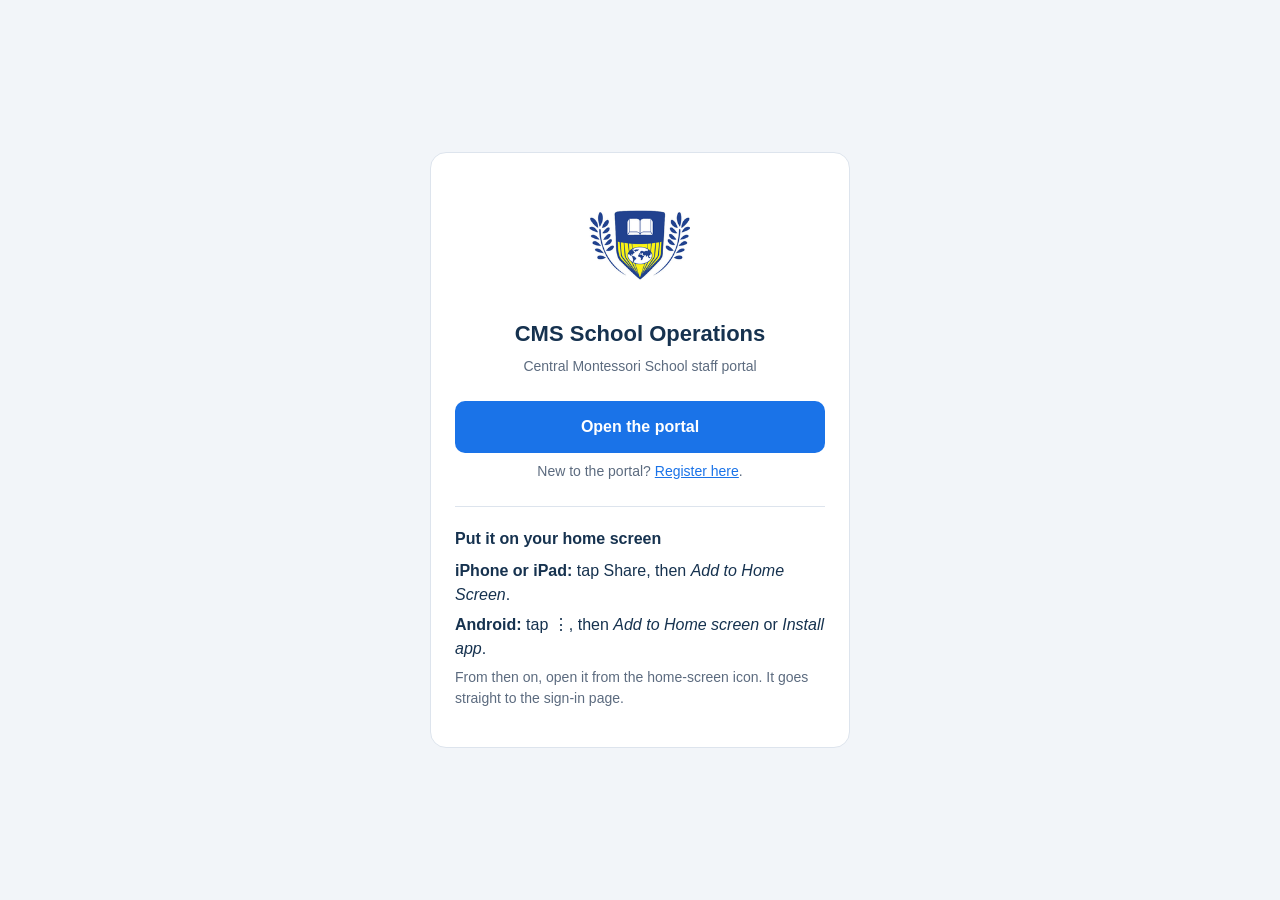
<file: index.html>
<!doctype html>
<!--
  CMS School Operations launcher.

  The portal runs on Apps Script, which cannot put an apple-touch-icon on its
  page, so an iPhone home-screen shortcut to it shows a screenshot instead of
  the crest. This page exists only to carry the icons: added to the home screen
  from here, the shortcut shows the crest, and opening it goes straight on to
  the portal. Nothing is signed in, stored or sent here.

  Source: launcher/ in the cms-operations-v3 repository. Published by
  scripts/publish-launcher.sh; edit there, not in the published copy.
-->
<html lang="en">
<head>
<meta charset="utf-8">
<meta name="viewport" content="width=device-width, initial-scale=1, viewport-fit=cover">
<meta http-equiv="Content-Security-Policy" content="default-src 'none'; script-src 'self'; style-src 'self'; img-src 'self'; manifest-src 'self'; base-uri 'none'; form-action 'none'">
<meta name="referrer" content="no-referrer">
<meta name="robots" content="noindex">
<title>CMS School Operations</title>
<link rel="manifest" href="manifest.webmanifest">
<link rel="icon" type="image/png" sizes="192x192" href="icon-192.png">
<link rel="apple-touch-icon" href="apple-touch-icon.png">
<meta name="apple-mobile-web-app-capable" content="yes">
<meta name="mobile-web-app-capable" content="yes">
<meta name="apple-mobile-web-app-title" content="CMS">
<meta name="theme-color" content="#16324f">
<link rel="stylesheet" href="style.css">
<script src="launch.js" defer></script>
</head>
<body>
<main class="card">
  <img class="crest" src="icon-192.png" alt="Central Montessori School" width="120" height="120">
  <h1>CMS School Operations</h1>
  <p class="muted">Central Montessori School staff portal</p>

  <!-- The portal's address. launch.js reads it from here; register/index.html
       carries it too, for the registration form. Change both together. -->
  <a id="open" class="button" href="https://script.google.com/macros/s/AKfycbwF8Wvpto8F0-JUz8o-wGgygLHxYSzrLArisIFUCFRXO7zgxBzTJeQOQg4CCHBBUIL7iQ/exec">Open the portal</a>
  <p class="launching muted">Opening the portal…</p>
  <p class="install muted">New to the portal? <a href="register/">Register here</a>.</p>

  <section class="install">
    <h2>Put it on your home screen</h2>
    <p><strong>iPhone or iPad:</strong> tap Share, then <em>Add to Home Screen</em>.</p>
    <p><strong>Android:</strong> tap ⋮, then <em>Add to Home screen</em> or <em>Install app</em>.</p>
    <p class="muted">From then on, open it from the home-screen icon. It goes straight to the sign-in page.</p>
  </section>
</main>
</body>
</html>
</file>
<file: style.css>
/* Matches the portal's palette (src/SharedStyles.html). */
:root {
  --navy: #16324f;
  --blue: #1a73e8;
  --blue-dark: #1557b0;
  --bg: #f2f5f9;
  --ink: #16324f;
  --muted: #5c6b7f;
  --line: #dde4ed;
}

* { box-sizing: border-box; }

body {
  margin: 0;
  min-height: 100vh;
  display: flex;
  align-items: center;
  justify-content: center;
  padding: 24px 16px calc(24px + env(safe-area-inset-bottom));
  background: var(--bg);
  color: var(--ink);
  font: 16px/1.5 -apple-system, BlinkMacSystemFont, "Segoe UI", Roboto, sans-serif;
}

.card {
  width: 100%;
  max-width: 420px;
  padding: 32px 24px;
  background: #fff;
  border: 1px solid var(--line);
  border-radius: 16px;
  text-align: center;
}

.crest { display: block; margin: 0 auto 12px; }
h1 { margin: 0; font-size: 22px; }
h2 { margin: 0 0 8px; font-size: 16px; }
p { margin: 6px 0; }
.muted { color: var(--muted); font-size: 14px; }

.button {
  display: block;
  margin: 24px 0 8px;
  padding: 14px 16px;
  border-radius: 10px;
  background: var(--blue);
  color: #fff;
  font-weight: 600;
  text-decoration: none;
}
.button:hover, .button:focus-visible { background: var(--blue-dark); }

.install {
  margin-top: 24px;
  padding-top: 20px;
  border-top: 1px solid var(--line);
  text-align: left;
}

/* Opened from the home screen, the page is only on its way to the portal. */
.launching { display: none; }
.from-home-screen .launching { display: block; }
.from-home-screen .install { display: none; }
p.install { margin-top: 0; border-top: 0; padding-top: 0; text-align: center; }
a { color: var(--blue); }
</file>
